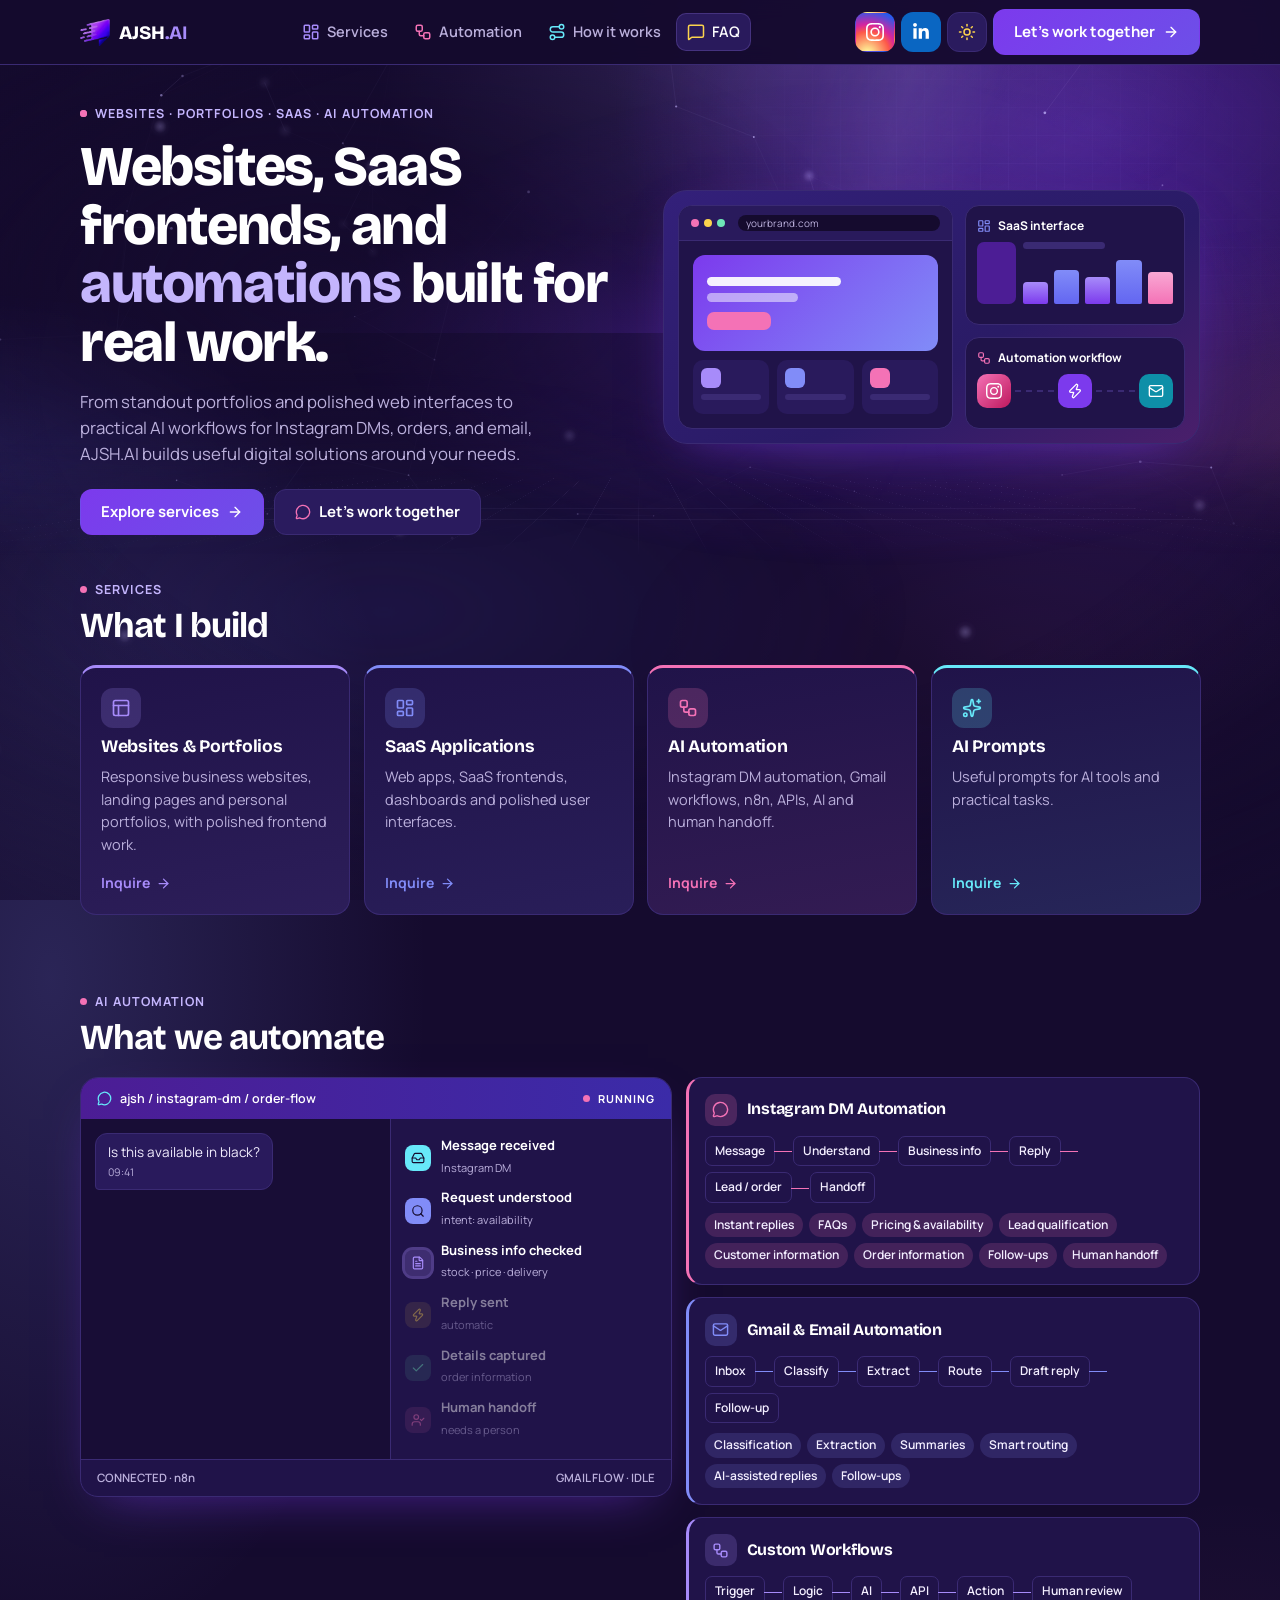
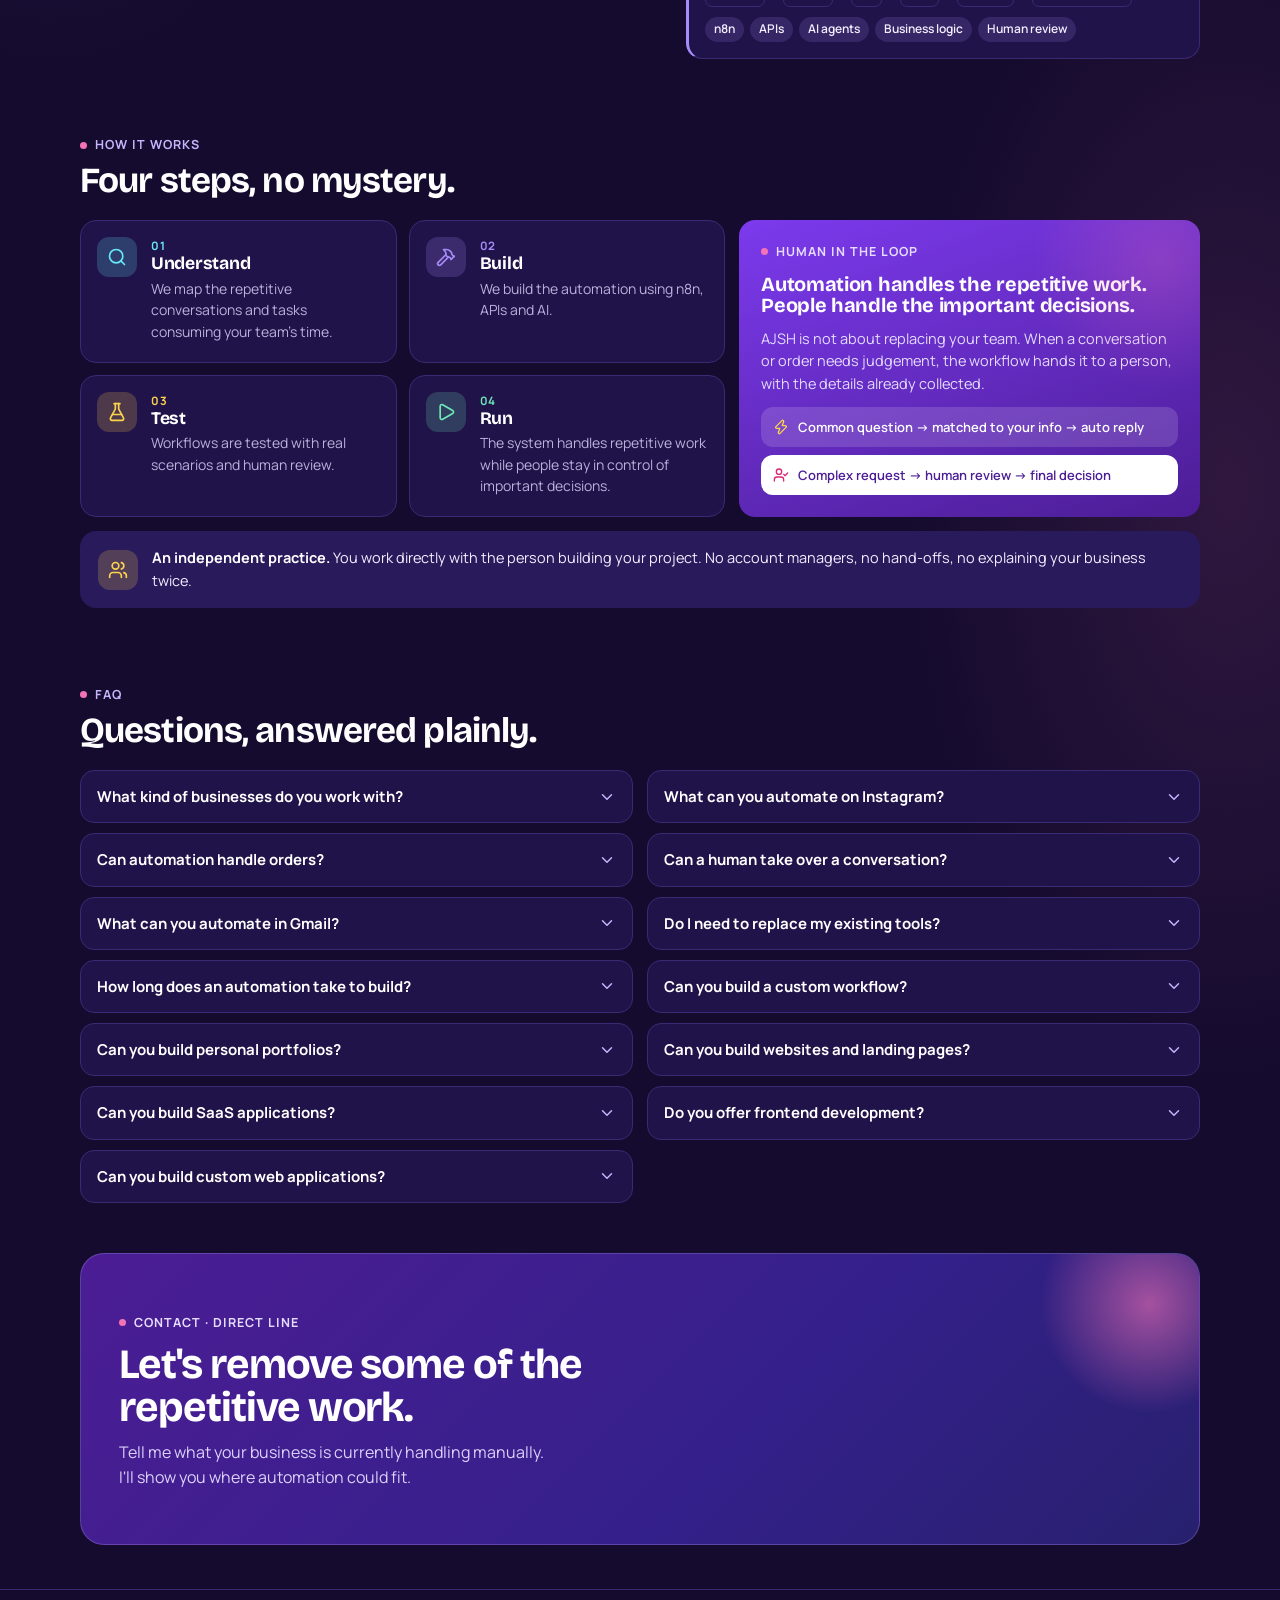
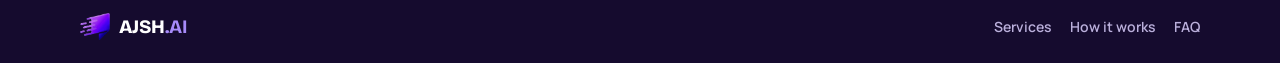
<file: index.html>
<!DOCTYPE html>
<html lang="en" data-theme="dark">
<head>
<meta charset="utf-8">
<meta name="viewport" content="width=device-width, initial-scale=1, viewport-fit=cover">
<title>AJSH.AI — Websites, SaaS frontends and automations built for real work</title>
<meta name="description" content="AJSH.AI builds websites, portfolios, SaaS frontends, AI automation for Instagram DMs and Gmail with n8n and APIs, and AI prompts.">
<meta name="application-name" content="AJSH.AI">
<meta property="og:site_name" content="AJSH.AI">
<link rel="icon" href="/favicon.svg" type="image/svg+xml" sizes="any">
<script type="application/ld+json">
{
  "@context": "https://schema.org",
  "@type": "WebSite",
  "name": "AJSH.AI",
  "alternateName": ["AJSH AI"],
  "url": "https://ajshai.vercel.app/"
}
</script>
<meta name="theme-color" content="#150B2E">
<script>(function(){var t='dark';try{t=localStorage.getItem('ajsh-theme')||'dark'}catch(e){}if(t!=='light')t='dark';document.documentElement.setAttribute('data-theme',t);var m=document.querySelector('meta[name=theme-color]');if(m)m.content=t==='light'?'#F3EEFF':'#150B2E'})()</script>
<link rel="preconnect" href="https://fonts.googleapis.com">
<link rel="preconnect" href="https://fonts.gstatic.com" crossorigin>
<link href="https://fonts.googleapis.com/css2?family=Bricolage+Grotesque:opsz,wght@12..96,600;12..96,700;12..96,800&family=Manrope:wght@400;500;600;700&display=swap" rel="stylesheet">
<style>
:root{--purple:#7C3AED;--deep:#4C1D95;--violet:#A78BFA;--lav:#C4B5FD;--peri:#818CF8;--pink:#F472B6;
 --bg:#150B2E;--card:#201349;--card2:#291A5C;--line:#3A2A73;--ink:#F3EEFF;--mute:#BBB0DC;--head:#fff;--acc:#C4B5FD;--hdr:rgba(21,11,46,.88);--btn:#2A1B5E;
 --show:linear-gradient(150deg,#33207A,#2A1B66 60%,#4A1F6B);--shadow:0 18px 50px -24px rgba(124,58,237,.6);
 --glow:radial-gradient(60% 38% at 88% -4%,rgba(124,58,237,.38),transparent 70%),radial-gradient(42% 30% at 4% 30%,rgba(129,140,248,.2),transparent 70%),radial-gradient(36% 26% at 96% 64%,rgba(244,114,182,.12),transparent 70%);
 --display:"Bricolage Grotesque",Manrope,system-ui,sans-serif;color-scheme:dark}
:root[data-theme=light]{--bg:#F3EEFF;--card:#FBF9FF;--card2:#EADFFF;--line:#D6C9F5;--ink:#241A45;--mute:#625881;--head:#3B1A85;--acc:#6D28D9;--hdr:rgba(243,238,255,.9);--btn:#fff;
 --show:linear-gradient(150deg,#E2D7FF,#DCE0FF 60%,#FBDDEE);--shadow:0 14px 36px -20px rgba(76,29,149,.35);
 --glow:radial-gradient(60% 38% at 88% -4%,rgba(124,58,237,.16),transparent 70%),radial-gradient(42% 30% at 4% 30%,rgba(129,140,248,.14),transparent 70%),radial-gradient(36% 26% at 96% 64%,rgba(244,114,182,.12),transparent 70%);color-scheme:light}
*,*:before,*:after{box-sizing:border-box}
html{scroll-behavior:smooth;scroll-padding-top:76px}
body{margin:0;background:var(--glow),var(--bg);color:var(--ink);font:400 16px/1.55 Manrope,system-ui,-apple-system,Segoe UI,sans-serif;-webkit-font-smoothing:antialiased;overflow-x:hidden}
a{color:inherit;text-decoration:none}p{margin:0}
h1,h2,h3{margin:0;font-family:var(--display);color:var(--head);line-height:1.05;letter-spacing:-.025em}
h1{font-size:clamp(2.1rem,4.4vw,3.5rem);font-weight:800}
h2{font-size:clamp(1.55rem,2.8vw,2.2rem);font-weight:700}
h3{font-size:1.1rem;font-weight:700;letter-spacing:-.015em}
.wrap{max-width:1160px;margin:0 auto;padding:0 20px}
.ic{width:18px;height:18px;flex:none;fill:none;stroke:currentColor;stroke-width:2;stroke-linecap:round;stroke-linejoin:round}
.ic.br{fill:currentColor;stroke:none}
.k{--cc:var(--c)}:root[data-theme=light] .k{--cc:var(--cl)}
.k1{--c:#A78BFA;--cl:#6D28D9}.k2{--c:#818CF8;--cl:#4F46E5}.k3{--c:#F472B6;--cl:#BE185D}.k4{--c:#67E8F9;--cl:#0E7490}.k5{--c:#FCD34D;--cl:#B45309}.k6{--c:#6EE7B7;--cl:#047857}
.chip{display:grid;place-items:center;width:40px;height:40px;border-radius:12px;flex:none;background:color-mix(in srgb,var(--cc,#A78BFA) 20%,transparent);color:var(--cc,var(--acc))}
.chip .ic{width:20px;height:20px}
:focus-visible{outline:3px solid var(--violet);outline-offset:2px;border-radius:8px}
.btn{display:inline-flex;align-items:center;justify-content:center;gap:8px;min-height:46px;padding:0 20px;border-radius:12px;font-weight:700;font-size:15px;border:1.5px solid var(--line);background:var(--btn);color:var(--head);transition:transform .18s,border-color .18s,box-shadow .18s,background .18s;white-space:nowrap;cursor:pointer}
.btn:hover{border-color:var(--violet);transform:translateY(-1px)}
.btn .ic{width:16px;height:16px;transition:transform .18s}.btn:hover .go{transform:translateX(3px)}
.btn.p{background:linear-gradient(135deg,#7C3AED,#6D4FE8);border-color:transparent;color:#fff}
.btn.p:hover{box-shadow:0 10px 24px -10px #7C3AED;background:linear-gradient(135deg,#8B4DF5,#818CF8)}
.eyebrow{display:inline-flex;align-items:center;gap:8px;font-size:12.5px;font-weight:700;letter-spacing:.08em;text-transform:uppercase;color:var(--acc)}
.eyebrow i{width:7px;height:7px;border-radius:50%;background:var(--pink)}
section{padding:36px 0}
.sh{margin-bottom:20px}.sh h2{margin-top:8px}
/* header */
header{position:sticky;top:0;z-index:50;background:var(--hdr);backdrop-filter:blur(10px);-webkit-backdrop-filter:blur(10px);border-bottom:1px solid var(--line)}
header .in{display:flex;align-items:center;justify-content:space-between;height:64px;gap:14px}
.logo{display:flex;align-items:center;gap:9px;font:800 19px var(--display);color:var(--head)}
.logo .mk{width:30px;height:27px;background:url([data-uri]) center/contain no-repeat}
.logo b{color:var(--violet)}
nav ul{display:flex;gap:4px;list-style:none;margin:0;padding:0}
nav a{display:inline-flex;align-items:center;gap:7px;padding:8px 11px;border-radius:10px;font-size:14.5px;font-weight:600;color:var(--mute);transition:color .15s,background .15s}
nav a:hover,nav a.on{color:var(--head);background:var(--card2)}
.hl{display:flex;align-items:center;gap:6px}
.ib{display:grid;place-items:center;width:40px;height:40px;border-radius:12px;border:1.5px solid var(--line);background:var(--btn);cursor:pointer;transition:transform .18s,border-color .18s;color:var(--head)}
.ib:hover{transform:translateY(-2px);border-color:var(--violet)}
.ib.ig{color:#F472B6}.ib.li{color:#5AA9F0}
:root[data-theme=light] .ib.ig{color:#C2255C}:root[data-theme=light] .ib.li{color:#0A66C2}
.tg .sun{display:none;color:#FCD34D}.tg .moon{color:var(--lav)}
:root[data-theme=dark] .tg .moon{display:none}:root[data-theme=dark] .tg .sun{display:block}
:root[data-theme=light] .tg .moon{color:#6D28D9}
.burger{display:none}.burger .x{display:none}
header.open .burger .m{display:none}header.open .burger .x{display:block}
nav .mob{display:none}
@media(max-width:860px){.burger{display:grid}.hl .ib.s,.hbtn{display:none}
 nav{display:none;position:absolute;top:100%;left:0;right:0;background:var(--bg);border-bottom:1px solid var(--line);padding:10px 20px 18px}
 header.open nav{display:block}nav ul{flex-direction:column;gap:2px}nav a{padding:13px 10px;font-size:17px}
 nav .mob{display:flex;gap:8px;margin-top:12px}}
/* hero */
.hero{padding:34px 0 22px}
.hero .g{display:grid;grid-template-columns:1.02fr 1fr;gap:36px;align-items:center}
.hero h1 em{font-style:normal;color:var(--acc)}
.hero .lead{margin:16px 0 22px;font-size:1.05rem;color:var(--mute);max-width:50ch}
.cta{display:flex;gap:10px;flex-wrap:wrap}
.show{display:grid;grid-template-columns:1.25fr 1fr;gap:12px;padding:14px;border-radius:24px;background:var(--show);border:1px solid var(--line);box-shadow:var(--shadow)}
.win{grid-row:span 2;background:var(--card);border-radius:14px;border:1px solid var(--line);overflow:hidden}
.wb{display:flex;align-items:center;gap:5px;padding:9px 12px;background:var(--card2);border-bottom:1px solid var(--line)}
.wb i{width:8px;height:8px;border-radius:50%}.wb i:nth-child(1){background:#F472B6}.wb i:nth-child(2){background:#FCD34D}.wb i:nth-child(3){background:#6EE7B7}
.wb span{margin-left:8px;flex:1;height:16px;border-radius:8px;background:var(--bg);font-size:10px;line-height:16px;padding:0 8px;color:var(--mute)}
.wp{padding:14px}
.hb{height:96px;border-radius:12px;background:linear-gradient(135deg,#7C3AED,#818CF8);padding:14px;display:flex;flex-direction:column;justify-content:center;gap:7px}
.hb s{display:block;height:9px;border-radius:5px;background:rgba(255,255,255,.92);width:62%}.hb s+s{width:42%;background:rgba(255,255,255,.5)}
.hb u{display:block;width:64px;height:18px;border-radius:7px;background:#F472B6;margin-top:3px}
.tl3{display:grid;grid-template-columns:repeat(3,1fr);gap:8px;margin-top:9px}
.tl3 div{height:54px;border-radius:10px;background:var(--card2);padding:8px;display:flex;flex-direction:column;gap:6px}
.tl3 b{display:block;width:20px;height:20px;border-radius:6px;background:var(--cc)}
.tl3 s{display:block;height:6px;border-radius:3px;background:var(--line)}
.mini{background:var(--card);border-radius:14px;border:1px solid var(--line);padding:11px}
.mini h4{margin:0 0 8px;display:flex;align-items:center;gap:7px;font:700 12px Manrope,sans-serif;color:var(--head)}
.mini h4 .ic{width:14px;height:14px}
.saas{display:flex;gap:7px;height:62px}
.saas em{width:20%;border-radius:7px;background:var(--deep)}
.saas div{flex:1;display:flex;flex-direction:column;gap:6px}
.bars{display:flex;align-items:flex-end;gap:5px;flex:1}
.bars i{flex:1;border-radius:4px 4px 2px 2px;background:linear-gradient(#A78BFA,#7C3AED)}
.bars i:nth-child(2n){background:linear-gradient(#818CF8,#6366F1)}.bars i:nth-child(5){background:linear-gradient(#F9A8D4,#F472B6)}
.saas .bars{flex-direction:row}
:root[data-theme=light] nav li:nth-child(1) .ic{color:#6D28D9!important}:root[data-theme=light] nav li:nth-child(2) .ic{color:#BE185D!important}:root[data-theme=light] nav li:nth-child(3) .ic{color:#0E7490!important}:root[data-theme=light] nav li:nth-child(4) .ic{color:#B45309!important}
.saas s{display:block;height:7px;width:55%;border-radius:4px;background:var(--line)}
.flow{display:flex;align-items:center;justify-content:space-between;gap:4px}
.flow .n{display:grid;place-items:center;width:34px;height:34px;border-radius:10px;color:#fff}
.flow .n .ic{width:16px;height:16px}
.flow hr{flex:1;border:0;border-top:2px dashed var(--line);margin:0}
@media(max-width:900px){.hero .g{grid-template-columns:1fr}}
@media(max-width:520px){.show{grid-template-columns:1fr}.win{grid-row:auto}.cta .btn{flex:1 1 100%}}
/* services */
.svc{display:grid;grid-template-columns:repeat(4,1fr);gap:14px}
.card{display:flex;flex-direction:column;gap:10px;padding:20px;border-radius:16px;border:1px solid var(--line);border-top:3px solid var(--cc);background:linear-gradient(170deg,var(--card),color-mix(in srgb,var(--cc) 9%,var(--card)));transition:transform .2s,box-shadow .2s,border-color .2s}
.card:hover{transform:translateY(-3px);box-shadow:var(--shadow);border-color:var(--cc)}
.card p{color:var(--mute);font-size:14.5px}
.more{margin-top:auto;padding-top:6px;display:inline-flex;align-items:center;gap:6px;font-weight:700;font-size:14px;color:var(--cc)}
.more .ic{width:15px;height:15px;transition:transform .2s}.card:hover .more .ic{transform:translateX(3px)}
@media(max-width:1020px){.svc{grid-template-columns:repeat(2,1fr)}}
@media(max-width:560px){.svc{grid-template-columns:1fr}}
/* automation */
.auto{display:grid;grid-template-columns:1.15fr 1fr;gap:14px;align-items:start}
.lui{background:var(--card);border:1px solid var(--line);border-radius:18px;overflow:hidden;box-shadow:var(--shadow)}
.dh{display:flex;justify-content:space-between;align-items:center;gap:10px;padding:11px 16px;background:linear-gradient(90deg,#4C1D95,#3B2BA8);color:#fff;font-size:12.5px;font-weight:600}
.dh span{display:flex;align-items:center;gap:8px}.dh .ic{width:15px;height:15px;color:#67E8F9}
.st{font-size:11px;letter-spacing:.08em;text-transform:uppercase}.st i{width:7px;height:7px;border-radius:50%;background:#F472B6;animation:pu 1.6s infinite}
@keyframes pu{50%{opacity:.3}}
.db{display:grid;grid-template-columns:1.1fr 1fr}
.chat{padding:14px;display:flex;flex-direction:column;gap:8px;min-height:290px;background:color-mix(in srgb,var(--bg) 70%,var(--card))}
.b{max-width:90%;padding:9px 12px;border-radius:12px;font-size:13.5px;line-height:1.4;opacity:0;transform:translateY(8px);transition:opacity .4s,transform .4s}
.b.in{opacity:1;transform:none}.b small{display:block;margin-top:3px;font-size:10.5px;color:var(--mute)}
.b.c{align-self:flex-start;background:var(--card2);border:1px solid var(--line);border-bottom-left-radius:4px}
.b.a{align-self:flex-end;background:linear-gradient(135deg,#7C3AED,#6366F1);color:#fff;border-bottom-right-radius:4px}.b.a small{color:#DDD2FB}
.b.d{align-self:stretch;max-width:100%;background:rgba(103,232,249,.1);color:var(--ink);border:1px dashed #22D3EE;font-size:12px}
:root[data-theme=light] .b.d{background:#E0F7FB}
.b.h{align-self:stretch;max-width:100%;background:rgba(244,114,182,.14);border:1px solid rgba(244,114,182,.5);font-size:12.5px}
.pipe{padding:14px;display:flex;flex-direction:column;gap:2px;border-left:1px solid var(--line)}
.ps{display:flex;align-items:center;gap:10px;padding:5px 0;opacity:.45;transition:opacity .3s}
.ps .ck{display:grid;place-items:center;width:26px;height:26px;border-radius:8px;flex:none;background:color-mix(in srgb,var(--cc) 22%,transparent);color:var(--cc)}
.ps .ck .ic{width:14px;height:14px}
.ps b{display:block;font-size:13px;line-height:1.2;color:var(--head)}.ps small{font-size:11px;color:var(--mute)}
.ps.run,.ps.done{opacity:1}.ps.done .ck{background:var(--cc);color:#150B2E}.ps.run .ck{box-shadow:0 0 0 3px color-mix(in srgb,var(--cc) 35%,transparent)}
.df{padding:9px 16px;border-top:1px solid var(--line);display:flex;justify-content:space-between;font-size:11.5px;font-weight:600;color:var(--mute)}
.fls{display:grid;gap:12px}
.fr{padding:16px;border-radius:16px;background:var(--card);border:1px solid var(--line);border-left:3px solid var(--cc)}
.fr h3{display:flex;align-items:center;gap:10px;font-size:1rem;margin-bottom:10px}
.fr .chip{width:32px;height:32px;border-radius:10px}.fr .chip .ic{width:17px;height:17px}
.fl{display:flex;flex-wrap:wrap;gap:6px 0;margin-bottom:10px}
.fn{position:relative;margin-right:18px;padding:5px 9px;border:1px solid var(--line);border-radius:7px;font-size:12px;font-weight:600;color:var(--ink);white-space:nowrap}
.fn:not(:last-child):after{content:"";position:absolute;left:100%;top:50%;width:18px;height:1px;background:var(--cc)}
.tags{display:flex;flex-wrap:wrap;gap:6px;list-style:none;margin:0;padding:0}
.tags li{font-size:12px;font-weight:600;padding:3px 9px;border-radius:999px;background:color-mix(in srgb,var(--cc) 16%,transparent);color:var(--ink)}
@media(max-width:960px){.auto{grid-template-columns:1fr}}
@media(max-width:520px){.db{grid-template-columns:1fr}.pipe{border-left:0;border-top:1px solid var(--line)}.chat{min-height:250px}}
/* how */
.steps{display:grid;grid-template-columns:repeat(2,1fr);gap:12px}
.how{display:grid;grid-template-columns:1.4fr 1fr;gap:14px}
.step{padding:16px;border-radius:16px;background:var(--card);border:1px solid var(--line);display:grid;grid-template-columns:40px 1fr;gap:4px 14px;align-content:start}
.step .chip{grid-row:span 2}.step p{color:var(--mute);font-size:14px}
.step small{display:block;font-size:11.5px;font-weight:700;letter-spacing:.08em;color:var(--cc)}
.loop{padding:22px;border-radius:16px;background:linear-gradient(160deg,#7C3AED,#4C1D95);color:#fff;display:flex;flex-direction:column;gap:12px}
.loop h3{color:#fff;font-size:1.25rem}.loop p{color:#E5DCFF;font-size:14.5px}
.lanes{margin-top:auto;display:grid;gap:8px;font-size:13px;font-weight:600}
.lane{display:flex;align-items:center;gap:9px;padding:10px 12px;border-radius:12px;background:rgba(255,255,255,.14)}
.lane.h{background:#fff;color:#4C1D95}.lane .ic{width:16px;height:16px;color:#FCD34D}.lane.h .ic{color:#DB2777}
.about{display:flex;gap:14px;align-items:center;padding:16px 18px;border-radius:16px;background:var(--card2);margin-top:14px;font-size:14.5px}
.about b{color:var(--head)}
@media(max-width:900px){.how{grid-template-columns:1fr}}
@media(max-width:560px){.steps{grid-template-columns:1fr}}
/* faq */
.fq{display:grid;grid-template-columns:1fr 1fr;gap:10px 14px;align-items:start}
details{background:var(--card);border:1px solid var(--line);border-radius:14px}
details[open]{border-color:var(--violet)}
summary{list-style:none;cursor:pointer;display:flex;justify-content:space-between;align-items:center;gap:12px;padding:14px 16px;font-weight:700;font-size:15px;color:var(--head);border-radius:14px}
summary::-webkit-details-marker{display:none}
summary .ic{color:var(--acc);transition:transform .2s}details[open] summary .ic{transform:rotate(180deg)}
details p{padding:0 16px 16px;color:var(--mute);font-size:14.5px}
@media(max-width:760px){.fq{grid-template-columns:1fr}}
/* contact */
.fin{padding:14px 0 44px}
.band{border-radius:24px;background:linear-gradient(135deg,#4C1D95,#34208A 60%,#27206E);color:#fff;padding:38px;display:grid;grid-template-columns:1.2fr 1fr;gap:26px;align-items:center;position:relative;overflow:hidden;border:1px solid rgba(196,181,253,.25)}
.band:after{content:"";position:absolute;right:-60px;top:-60px;width:220px;height:220px;border-radius:50%;background:radial-gradient(circle,rgba(244,114,182,.6),transparent 70%)}
.band>*{position:relative;z-index:1}
.band h2{color:#fff;font-size:clamp(1.7rem,3.4vw,2.6rem)}.band p{color:#DCD2FB;margin-top:10px;max-width:44ch}
.band .cta{flex-direction:column;align-items:stretch}
.band .btn{background:transparent;color:#fff;border-color:rgba(255,255,255,.4)}.band .btn:hover{border-color:#fff}
.band .btn.p{background:linear-gradient(135deg,#7C3AED,#818CF8);color:#fff;border-color:rgba(255,255,255,.35)}.band .btn.p:hover{background:linear-gradient(135deg,#8B4DF5,#A5B4FC);border-color:#fff}
.band .num{display:flex;align-items:center;gap:8px;font-size:13.5px;color:#DCD2FB;margin-top:2px;justify-content:center}
@media(max-width:820px){.band{grid-template-columns:1fr;padding:26px 22px}}
footer{border-top:1px solid var(--line);padding:20px 0}
footer .wrap{display:flex;justify-content:space-between;align-items:center;gap:14px;flex-wrap:wrap;font-size:14px;color:var(--mute)}
footer ul{display:flex;gap:4px 18px;flex-wrap:wrap;list-style:none;margin:0;padding:0;align-items:center}
footer ul a{display:inline-flex;align-items:center;gap:6px;padding:6px 0;font-weight:600}footer ul a:hover{color:var(--head)}
footer .ic{width:16px;height:16px}
@media(prefers-reduced-motion:reduce){*,*:before,*:after{animation:none!important;transition:none!important;scroll-behavior:auto!important}.b{opacity:1;transform:none}}
.band .cg{display:grid;gap:10px}.band .cg .btn{justify-content:flex-start;gap:12px}.band .cg .btn small{margin-left:auto;font-size:13px;font-weight:500;opacity:.85}
</style>
<link rel="stylesheet" href="/motion.css">
<link rel="stylesheet" href="/ambient-background.css">
</head>
<body>
<div class="ab-root" aria-hidden="true" data-sec="0">
  <div class="ab-par ab-p1">
    <i class="ab-f ab-fa"></i>
    <i class="ab-f ab-fb"></i>
    <i class="ab-f ab-fc"></i>
  </div>
  <div class="ab-par ab-p2">
    <i class="ab-bm ab-b1"></i>
    <i class="ab-bm ab-b2"></i>
  </div>
  <div class="ab-st"><i></i><i></i><i></i><i></i><i></i><i></i><i></i></div>
  <canvas class="ab-cv"></canvas>
  <i class="ab-vg"></i>
</div>

<svg xmlns="http://www.w3.org/2000/svg" style="display:none" aria-hidden="true"><symbol id="i-menu" viewBox="0 0 24 24"><path d="M4 5h16" /> <path d="M4 12h16" /> <path d="M4 19h16" /></symbol><symbol id="i-x" viewBox="0 0 24 24"><path d="M18 6 6 18" /> <path d="m6 6 12 12" /></symbol><symbol id="i-arrow-right" viewBox="0 0 24 24"><path d="M5 12h14" /> <path d="m12 5 7 7-7 7" /></symbol><symbol id="i-panels-top-left" viewBox="0 0 24 24"><rect width="18" height="18" x="3" y="3" rx="2" /> <path d="M3 9h18" /> <path d="M9 21V9" /></symbol><symbol id="i-layout-dashboard" viewBox="0 0 24 24"><rect width="7" height="9" x="3" y="3" rx="1" /> <rect width="7" height="5" x="14" y="3" rx="1" /> <rect width="7" height="9" x="14" y="12" rx="1" /> <rect width="7" height="5" x="3" y="16" rx="1" /></symbol><symbol id="i-workflow" viewBox="0 0 24 24"><rect width="8" height="8" x="3" y="3" rx="2" /> <path d="M7 11v4a2 2 0 0 0 2 2h4" /> <rect width="8" height="8" x="13" y="13" rx="2" /></symbol><symbol id="i-sparkles" viewBox="0 0 24 24"><path d="M11.017 2.814a1 1 0 0 1 1.966 0l1.051 5.558a2 2 0 0 0 1.594 1.594l5.558 1.051a1 1 0 0 1 0 1.966l-5.558 1.051a2 2 0 0 0-1.594 1.594l-1.051 5.558a1 1 0 0 1-1.966 0l-1.051-5.558a2 2 0 0 0-1.594-1.594l-5.558-1.051a1 1 0 0 1 0-1.966l5.558-1.051a2 2 0 0 0 1.594-1.594z" /> <path d="M20 2v4" /> <path d="M22 4h-4" /> <circle cx="4" cy="20" r="2" /></symbol><symbol id="i-message-circle" viewBox="0 0 24 24"><path d="M2.992 16.342a2 2 0 0 1 .094 1.167l-1.065 3.29a1 1 0 0 0 1.236 1.168l3.413-.998a2 2 0 0 1 1.099.092 10 10 0 1 0-4.777-4.719" /></symbol><symbol id="i-mail" viewBox="0 0 24 24"><path d="m22 7-8.991 5.727a2 2 0 0 1-2.009 0L2 7" /> <rect x="2" y="4" width="20" height="16" rx="2" /></symbol><symbol id="i-zap" viewBox="0 0 24 24"><path d="M15.914 4a1.5 1.5 0 00-2.474-1.561l-9 9A1.5 1.5 0 005.5 14h4.002a.5.5 0 01.471.666L8.086 20a1.5 1.5 0 002.475 1.56l9-9A1.5 1.5 0 0018.5 10h-3.997a.5.5 0 01-.472-.667z" /></symbol><symbol id="i-search" viewBox="0 0 24 24"><path d="m21 21-4.34-4.34" /> <circle cx="11" cy="11" r="8" /></symbol><symbol id="i-hammer" viewBox="0 0 24 24"><path d="m15 12-9.373 9.373a1 1 0 0 1-3.001-3L12 9" /> <path d="m18 15 4-4" /> <path d="m21.5 11.5-1.914-1.914A2 2 0 0 1 19 8.172v-.344a2 2 0 0 0-.586-1.414l-1.657-1.657A6 6 0 0 0 12.516 3H9l1.243 1.243A6 6 0 0 1 12 8.485V10l2 2h1.172a2 2 0 0 1 1.414.586L18.5 14.5" /></symbol><symbol id="i-flask-conical" viewBox="0 0 24 24"><path d="M14 2v6a2 2 0 0 0 .245.96l5.51 10.08A2 2 0 0 1 18 22H6a2 2 0 0 1-1.755-2.96l5.51-10.08A2 2 0 0 0 10 8V2" /> <path d="M6.453 15h11.094" /> <path d="M8.5 2h7" /></symbol><symbol id="i-play" viewBox="0 0 24 24"><path d="M5 5a2 2 0 0 1 3.008-1.728l11.997 6.998a2 2 0 0 1 .003 3.458l-12 7A2 2 0 0 1 5 19z" /></symbol><symbol id="i-file-text" viewBox="0 0 24 24"><path d="M6 22a2 2 0 0 1-2-2V4a2 2 0 0 1 2-2h8a2.4 2.4 0 0 1 1.704.706l3.588 3.588A2.4 2.4 0 0 1 20 8v12a2 2 0 0 1-2 2z" /> <path d="M14 2v5a1 1 0 0 0 1 1h5" /> <path d="M10 9H8" /> <path d="M16 13H8" /> <path d="M16 17H8" /></symbol><symbol id="i-users" viewBox="0 0 24 24"><path d="M16 21v-2a4 4 0 0 0-4-4H6a4 4 0 0 0-4 4v2" /> <path d="M16 3.128a4 4 0 0 1 0 7.744" /> <path d="M22 21v-2a4 4 0 0 0-3-3.87" /> <circle cx="9" cy="7" r="4" /></symbol><symbol id="i-chevron-down" viewBox="0 0 24 24"><path d="m6 9 6 6 6-6" /></symbol><symbol id="i-phone" viewBox="0 0 24 24"><path d="M13.832 16.568a1 1 0 0 0 1.213-.303l.355-.465A2 2 0 0 1 17 15h3a2 2 0 0 1 2 2v3a2 2 0 0 1-2 2A18 18 0 0 1 2 4a2 2 0 0 1 2-2h3a2 2 0 0 1 2 2v3a2 2 0 0 1-.8 1.6l-.468.351a1 1 0 0 0-.292 1.233 14 14 0 0 0 6.392 6.384" /></symbol><symbol id="i-check" viewBox="0 0 24 24"><path d="M20 6 9 17l-5-5" /></symbol><symbol id="i-inbox" viewBox="0 0 24 24"><polyline points="22 12 16 12 14 15 10 15 8 12 2 12" /> <path d="M5.45 5.11 2 12v6a2 2 0 0 0 2 2h16a2 2 0 0 0 2-2v-6l-3.45-6.89A2 2 0 0 0 16.76 4H7.24a2 2 0 0 0-1.79 1.11z" /></symbol><symbol id="i-user-check" viewBox="0 0 24 24"><path d="m16 11 2 2 4-4" /> <path d="M16 21v-2a4 4 0 0 0-4-4H6a4 4 0 0 0-4 4v2" /> <circle cx="9" cy="7" r="4" /></symbol><symbol id="i-sun" viewBox="0 0 24 24"><circle cx="12" cy="12" r="4" /> <path d="M12 2v2" /> <path d="M12 20v2" /> <path d="m4.93 4.93 1.41 1.41" /> <path d="m17.66 17.66 1.41 1.41" /> <path d="M2 12h2" /> <path d="M20 12h2" /> <path d="m6.34 17.66-1.41 1.41" /> <path d="m19.07 4.93-1.41 1.41" /></symbol><symbol id="i-moon" viewBox="0 0 24 24"><path d="M20.985 12.486a9 9 0 1 1-9.473-9.472c.405-.022.617.46.402.803a6 6 0 0 0 8.268 8.268c.344-.215.825-.004.803.401" /></symbol><symbol id="i-route" viewBox="0 0 24 24"><circle cx="6" cy="19" r="3" /> <path d="M9 19h8.5a3.5 3.5 0 0 0 0-7h-11a3.5 3.5 0 0 1 0-7H15" /> <circle cx="18" cy="5" r="3" /></symbol><symbol id="i-message-square" viewBox="0 0 24 24"><path d="M22 17a2 2 0 0 1-2 2H6.828a2 2 0 0 0-1.414.586l-2.202 2.202A.71.71 0 0 1 2 21.286V5a2 2 0 0 1 2-2h16a2 2 0 0 1 2 2z" /></symbol><symbol id="i-instagram" viewBox="0 0 24 24"><path d="M7.0301.084c-1.2768.0602-2.1487.264-2.911.5634-.7888.3075-1.4575.72-2.1228 1.3877-.6652.6677-1.075 1.3368-1.3802 2.127-.2954.7638-.4956 1.6365-.552 2.914-.0564 1.2775-.0689 1.6882-.0626 4.947.0062 3.2586.0206 3.6671.0825 4.9473.061 1.2765.264 2.1482.5635 2.9107.308.7889.72 1.4573 1.388 2.1228.6679.6655 1.3365 1.0743 2.1285 1.38.7632.295 1.6361.4961 2.9134.552 1.2773.056 1.6884.069 4.9462.0627 3.2578-.0062 3.668-.0207 4.9478-.0814 1.28-.0607 2.147-.2652 2.9098-.5633.7889-.3086 1.4578-.72 2.1228-1.3881.665-.6682 1.0745-1.3378 1.3795-2.1284.2957-.7632.4966-1.636.552-2.9124.056-1.2809.0692-1.6898.063-4.948-.0063-3.2583-.021-3.6668-.0817-4.9465-.0607-1.2797-.264-2.1487-.5633-2.9117-.3084-.7889-.72-1.4568-1.3876-2.1228C21.2982 1.33 20.628.9208 19.8378.6165 19.074.321 18.2017.1197 16.9244.0645 15.6471.0093 15.236-.005 11.977.0014 8.718.0076 8.31.0215 7.0301.0839m.1402 21.6932c-1.17-.0509-1.8053-.2453-2.2287-.408-.5606-.216-.96-.4771-1.3819-.895-.422-.4178-.6811-.8186-.9-1.378-.1644-.4234-.3624-1.058-.4171-2.228-.0595-1.2645-.072-1.6442-.079-4.848-.007-3.2037.0053-3.583.0607-4.848.05-1.169.2456-1.805.408-2.2282.216-.5613.4762-.96.895-1.3816.4188-.4217.8184-.6814 1.3783-.9003.423-.1651 1.0575-.3614 2.227-.4171 1.2655-.06 1.6447-.072 4.848-.079 3.2033-.007 3.5835.005 4.8495.0608 1.169.0508 1.8053.2445 2.228.408.5608.216.96.4754 1.3816.895.4217.4194.6816.8176.9005 1.3787.1653.4217.3617 1.056.4169 2.2263.0602 1.2655.0739 1.645.0796 4.848.0058 3.203-.0055 3.5834-.061 4.848-.051 1.17-.245 1.8055-.408 2.2294-.216.5604-.4763.96-.8954 1.3814-.419.4215-.8181.6811-1.3783.9-.4224.1649-1.0577.3617-2.2262.4174-1.2656.0595-1.6448.072-4.8493.079-3.2045.007-3.5825-.006-4.848-.0608M16.953 5.5864A1.44 1.44 0 1 0 18.39 4.144a1.44 1.44 0 0 0-1.437 1.4424M5.8385 12.012c.0067 3.4032 2.7706 6.1557 6.173 6.1493 3.4026-.0065 6.157-2.7701 6.1506-6.1733-.0065-3.4032-2.771-6.1565-6.174-6.1498-3.403.0067-6.156 2.771-6.1496 6.1738M8 12.0077a4 4 0 1 1 4.008 3.9921A3.9996 3.9996 0 0 1 8 12.0077"/></symbol><symbol id="i-whatsapp" viewBox="0 0 24 24"><path d="M17.472 14.382c-.297-.149-1.758-.867-2.03-.967-.273-.099-.471-.148-.67.15-.197.297-.767.966-.94 1.164-.173.199-.347.223-.644.075-.297-.15-1.255-.463-2.39-1.475-.883-.788-1.48-1.761-1.653-2.059-.173-.297-.018-.458.13-.606.134-.133.298-.347.446-.52.149-.174.198-.298.298-.497.099-.198.05-.371-.025-.52-.075-.149-.669-1.612-.916-2.207-.242-.579-.487-.5-.669-.51-.173-.008-.371-.01-.57-.01-.198 0-.52.074-.792.372-.272.297-1.04 1.016-1.04 2.479 0 1.462 1.065 2.875 1.213 3.074.149.198 2.096 3.2 5.077 4.487.709.306 1.262.489 1.694.625.712.227 1.36.195 1.871.118.571-.085 1.758-.719 2.006-1.413.248-.694.248-1.289.173-1.413-.074-.124-.272-.198-.57-.347m-5.421 7.403h-.004a9.87 9.87 0 01-5.031-1.378l-.361-.214-3.741.982.998-3.648-.235-.374a9.86 9.86 0 01-1.51-5.26c.001-5.45 4.436-9.884 9.888-9.884 2.64 0 5.122 1.03 6.988 2.898a9.825 9.825 0 012.893 6.994c-.003 5.45-4.437 9.884-9.885 9.884m8.413-18.297A11.815 11.815 0 0012.05 0C5.495 0 .16 5.335.157 11.892c0 2.096.547 4.142 1.588 5.945L.057 24l6.305-1.654a11.882 11.882 0 005.683 1.448h.005c6.554 0 11.89-5.335 11.893-11.893a11.821 11.821 0 00-3.48-8.413Z"/></symbol><symbol id="i-linkedin" viewBox="0 0 448 512"><path d="M100.3 448l-92.9 0 0-299.1 92.9 0 0 299.1zM53.8 108.1C24.1 108.1 0 83.5 0 53.8 0 39.5 5.7 25.9 15.8 15.8s23.8-15.8 38-15.8 27.9 5.7 38 15.8 15.8 23.8 15.8 38c0 29.7-24.1 54.3-53.8 54.3zM447.9 448l-92.7 0 0-145.6c0-34.7-.7-79.2-48.3-79.2-48.3 0-55.7 37.7-55.7 76.7l0 148.1-92.8 0 0-299.1 89.1 0 0 40.8 1.3 0c12.4-23.5 42.7-48.3 87.9-48.3 94 0 111.3 61.9 111.3 142.3l0 164.3-.1 0z"/></symbol></svg>
<header id="hd"><div class="wrap in">
 <a href="#top" class="logo" aria-label="AJSH.AI home"><span class="mk" aria-hidden="true"></span><span>AJSH<b>.AI</b></span></a>
 <nav id="nav" aria-label="Main"><ul>
  <li><a href="#services"><svg class="ic" aria-hidden="true" style="color:#A78BFA"><use href="#i-layout-dashboard"/></svg>Services</a></li>
  <li><a href="#automation"><svg class="ic" aria-hidden="true" style="color:#F472B6"><use href="#i-workflow"/></svg>Automation</a></li>
  <li><a href="#how"><svg class="ic" aria-hidden="true" style="color:#67E8F9"><use href="#i-route"/></svg>How it works</a></li>
  <li><a href="#faq"><svg class="ic" aria-hidden="true" style="color:#FCD34D"><use href="#i-message-square"/></svg>FAQ</a></li>
 </ul><div class="mob"><a class="ib ig" href="https://www.instagram.com/ajsh.ai1/" target="_blank" rel="noopener noreferrer" aria-label="AJSH.AI on Instagram"><svg class="ic br" aria-hidden="true"><use href="#i-instagram"/></svg></a><a class="ib li" href="https://www.linkedin.com/in/amna-jannat-noor-326492432/" target="_blank" rel="noopener noreferrer" aria-label="LinkedIn profile"><svg class="ic br" aria-hidden="true"><use href="#i-linkedin"/></svg></a></div></nav>
 <div class="hl">
  <a class="ib s ig" href="https://www.instagram.com/ajsh.ai1/" target="_blank" rel="noopener noreferrer" aria-label="AJSH.AI on Instagram"><svg class="ic br" aria-hidden="true"><use href="#i-instagram"/></svg></a>
  <a class="ib s li" href="https://www.linkedin.com/in/amna-jannat-noor-326492432/" target="_blank" rel="noopener noreferrer" aria-label="LinkedIn profile"><svg class="ic br" aria-hidden="true"><use href="#i-linkedin"/></svg></a>
  <button class="ib tg" id="tg" type="button" aria-label="Switch to light theme" aria-pressed="false"><svg class="ic sun" aria-hidden="true"><use href="#i-sun"/></svg><svg class="ic moon" aria-hidden="true"><use href="#i-moon"/></svg></button>
  <a class="btn p hbtn" href="#contact">Let's work together<svg class="ic go" aria-hidden="true"><use href="#i-arrow-right"/></svg></a>
  <button class="ib burger" id="bg" type="button" aria-expanded="false" aria-controls="nav" aria-label="Open menu"><svg class="ic m" aria-hidden="true"><use href="#i-menu"/></svg><svg class="ic x" aria-hidden="true"><use href="#i-x"/></svg></button>
 </div>
</div></header>
<main id="top">
<section class="hero"><div class="fx" aria-hidden="true"><div class="fx-glow"></div><div class="fx-glow alt"></div><div class="fx-beam"></div><div class="fx-tech"></div><div class="fx-grid"><i><b></b></i></div><div class="fx-hz"></div><canvas class="fx-cv"></canvas><div class="fx-scrim"></div></div><div class="wrap g">
 <div>
  <div class="eyebrow"><i></i>Websites · Portfolios · SaaS · AI Automation</div>
  <h1 style="margin-top:14px">Websites, SaaS frontends, and <em>automations</em> built for real work.</h1>
  <p class="lead">From standout portfolios and polished web interfaces to practical AI workflows for Instagram DMs, orders, and email, AJSH.AI builds useful digital solutions around your needs.</p>
  <div class="cta"><a class="btn p" href="#services">Explore services<svg class="ic go" aria-hidden="true"><use href="#i-arrow-right"/></svg></a><a class="btn" href="#contact"><svg class="ic" aria-hidden="true" style="color:#F472B6"><use href="#i-message-circle"/></svg>Let's work together</a></div>
 </div>
 <div class="show" role="img" aria-label="Miniature previews of a website layout, a SaaS interface and an automation workflow">
  <div class="win"><div class="wb"><i></i><i></i><i></i><span>yourbrand.com</span></div><div class="wp"><div class="hb"><s></s><s></s><u></u></div><div class="tl3"><div class="k k1"><b></b><s></s></div><div class="k k2"><b></b><s></s></div><div class="k k3"><b></b><s></s></div></div></div></div>
  <div class="mini"><h4><svg class="ic" aria-hidden="true" style="color:#818CF8"><use href="#i-layout-dashboard"/></svg>SaaS interface</h4><div class="saas"><em></em><div><s></s><div class="bars"><i style="height:45%"></i><i style="height:70%"></i><i style="height:55%"></i><i style="height:90%"></i><i style="height:65%"></i></div></div></div></div>
  <div class="mini"><h4><svg class="ic" aria-hidden="true" style="color:#F472B6"><use href="#i-workflow"/></svg>Automation workflow</h4><div class="flow"><span class="n" style="background:linear-gradient(135deg,#F472B6,#BE185D)"><svg class="ic br" aria-hidden="true"><use href="#i-instagram"/></svg></span><hr><span class="n" style="background:#7C3AED"><svg class="ic" aria-hidden="true"><use href="#i-zap"/></svg></span><hr><span class="n" style="background:#0E8FA8"><svg class="ic" aria-hidden="true"><use href="#i-mail"/></svg></span></div></div>
 </div>
</div></section>

<section id="services" style="padding-top:18px"><div class="wrap">
 <div class="sh"><div class="eyebrow"><i></i>Services</div><h2>What I build</h2></div>
 <div class="svc"><a class="card k k1" href="https://wa.me/923222190144?text=Hi%20AJSH.AI%2C%20I%27m%20interested%20in%20a%20website%20or%20portfolio." target="_blank" rel="noopener noreferrer" aria-label="Inquire about Websites &amp; Portfolios on WhatsApp"><span class="chip"><svg class="ic" aria-hidden="true"><use href="#i-panels-top-left"/></svg></span><h3>Websites &amp; Portfolios</h3><p>Responsive business websites, landing pages and personal portfolios, with polished frontend work.</p><span class="more">Inquire<svg class="ic" aria-hidden="true"><use href="#i-arrow-right"/></svg></span></a><a class="card k k2" href="https://wa.me/923222190144?text=Hi%20AJSH.AI%2C%20I%27m%20interested%20in%20a%20SaaS%20application." target="_blank" rel="noopener noreferrer" aria-label="Inquire about SaaS Applications on WhatsApp"><span class="chip"><svg class="ic" aria-hidden="true"><use href="#i-layout-dashboard"/></svg></span><h3>SaaS Applications</h3><p>Web apps, SaaS frontends, dashboards and polished user interfaces.</p><span class="more">Inquire<svg class="ic" aria-hidden="true"><use href="#i-arrow-right"/></svg></span></a><a class="card k k3" href="https://wa.me/923222190144?text=Hi%20AJSH.AI%2C%20I%27m%20interested%20in%20AI%20automation." target="_blank" rel="noopener noreferrer" aria-label="Inquire about AI Automation on WhatsApp"><span class="chip"><svg class="ic" aria-hidden="true"><use href="#i-workflow"/></svg></span><h3>AI Automation</h3><p>Instagram DM automation, Gmail workflows, n8n, APIs, AI and human handoff.</p><span class="more">Inquire<svg class="ic" aria-hidden="true"><use href="#i-arrow-right"/></svg></span></a><a class="card k k4" href="https://wa.me/923222190144?text=Hi%20AJSH.AI%2C%20I%27m%20interested%20in%20AI%20prompts." target="_blank" rel="noopener noreferrer" aria-label="Inquire about AI Prompts on WhatsApp"><span class="chip"><svg class="ic" aria-hidden="true"><use href="#i-sparkles"/></svg></span><h3>AI Prompts</h3><p>Useful prompts for AI tools and practical tasks.</p><span class="more">Inquire<svg class="ic" aria-hidden="true"><use href="#i-arrow-right"/></svg></span></a></div>
</div></section>

<section id="automation"><div class="wrap">
 <div class="sh"><div class="eyebrow"><i></i>AI automation</div><h2>What we automate</h2></div>
 <div class="auto">
  <div class="lui" role="img" aria-label="Example workflow: an Instagram order enquiry handled automatically, then handed to a person">
   <div class="dh"><span><svg class="ic" aria-hidden="true"><use href="#i-message-circle"/></svg>ajsh / instagram-dm / order-flow</span><span class="st"><i></i> <b id="sttx">Running</b></span></div>
   <div class="db"><div class="chat" id="chat" aria-hidden="true"></div>
   <div class="pipe" id="pipe" aria-hidden="true">
    <div class="ps k k4"><span class="ck"><svg class="ic"><use href="#i-inbox"/></svg></span><div><b>Message received</b><small>Instagram DM</small></div></div>
    <div class="ps k k2"><span class="ck"><svg class="ic"><use href="#i-search"/></svg></span><div><b>Request understood</b><small>intent: availability</small></div></div>
    <div class="ps k k1"><span class="ck"><svg class="ic"><use href="#i-file-text"/></svg></span><div><b>Business info checked</b><small>stock · price · delivery</small></div></div>
    <div class="ps k k5"><span class="ck"><svg class="ic"><use href="#i-zap"/></svg></span><div><b>Reply sent</b><small>automatic</small></div></div>
    <div class="ps k k6"><span class="ck"><svg class="ic"><use href="#i-check"/></svg></span><div><b>Details captured</b><small>order information</small></div></div>
    <div class="ps k k3"><span class="ck"><svg class="ic"><use href="#i-user-check"/></svg></span><div><b>Human handoff</b><small>needs a person</small></div></div>
   </div></div>
   <div class="df"><span>CONNECTED · n8n</span><span>GMAIL FLOW · IDLE</span></div>
  </div>
  <div class="fls">
   <div class="fr k k3"><h3><span class="chip"><svg class="ic" aria-hidden="true"><use href="#i-message-circle"/></svg></span>Instagram DM Automation</h3><div class="fl"><span class="fn">Message</span><span class="fn">Understand</span><span class="fn">Business info</span><span class="fn">Reply</span><span class="fn">Lead / order</span><span class="fn">Handoff</span></div><ul class="tags"><li>Instant replies</li><li>FAQs</li><li>Pricing &amp; availability</li><li>Lead qualification</li><li>Customer information</li><li>Order information</li><li>Follow-ups</li><li>Human handoff</li></ul></div>
   <div class="fr k k2"><h3><span class="chip"><svg class="ic" aria-hidden="true"><use href="#i-mail"/></svg></span>Gmail &amp; Email Automation</h3><div class="fl"><span class="fn">Inbox</span><span class="fn">Classify</span><span class="fn">Extract</span><span class="fn">Route</span><span class="fn">Draft reply</span><span class="fn">Follow-up</span></div><ul class="tags"><li>Classification</li><li>Extraction</li><li>Summaries</li><li>Smart routing</li><li>AI-assisted replies</li><li>Follow-ups</li></ul></div>
   <div class="fr k k1"><h3><span class="chip"><svg class="ic" aria-hidden="true"><use href="#i-workflow"/></svg></span>Custom Workflows</h3><div class="fl"><span class="fn">Trigger</span><span class="fn">Logic</span><span class="fn">AI</span><span class="fn">API</span><span class="fn">Action</span><span class="fn">Human review</span></div><ul class="tags"><li>n8n</li><li>APIs</li><li>AI agents</li><li>Business logic</li><li>Human review</li></ul></div>
  </div>
 </div>
</div></section>

<section id="how"><div class="wrap">
 <div class="sh"><div class="eyebrow"><i></i>How it works</div><h2>Four steps, no mystery.</h2></div>
 <div class="how">
  <div class="steps">
   <div class="step k k4"><span class="chip"><svg class="ic" aria-hidden="true"><use href="#i-search"/></svg></span><div><small>01</small><h3>Understand</h3></div><p>We map the repetitive conversations and tasks consuming your team's time.</p></div>
   <div class="step k k1"><span class="chip"><svg class="ic" aria-hidden="true"><use href="#i-hammer"/></svg></span><div><small>02</small><h3>Build</h3></div><p>We build the automation using n8n, APIs and AI.</p></div>
   <div class="step k k5"><span class="chip"><svg class="ic" aria-hidden="true"><use href="#i-flask-conical"/></svg></span><div><small>03</small><h3>Test</h3></div><p>Workflows are tested with real scenarios and human review.</p></div>
   <div class="step k k6"><span class="chip"><svg class="ic" aria-hidden="true"><use href="#i-play"/></svg></span><div><small>04</small><h3>Run</h3></div><p>The system handles repetitive work while people stay in control of important decisions.</p></div>
  </div>
  <div class="loop"><span class="eyebrow" style="color:#E5DCFF"><i></i>Human in the loop</span>
   <h3>Automation handles the repetitive work. People handle the important decisions.</h3>
   <p>AJSH is not about replacing your team. When a conversation or order needs judgement, the workflow hands it to a person, with the details already collected.</p>
   <div class="lanes"><div class="lane"><svg class="ic" aria-hidden="true"><use href="#i-zap"/></svg>Common question → matched to your info → auto reply</div><div class="lane h"><svg class="ic" aria-hidden="true"><use href="#i-user-check"/></svg>Complex request → human review → final decision</div></div></div>
 </div>
 <div class="about"><span class="chip k k5"><svg class="ic" aria-hidden="true"><use href="#i-users"/></svg></span><p><b>An independent practice.</b> You work directly with the person building your project. No account managers, no hand-offs, no explaining your business twice.</p></div>
</div></section>

<section id="faq"><div class="wrap"><div class="sh"><div class="eyebrow"><i></i>FAQ</div><h2>Questions, answered plainly.</h2></div><div class="fq">
  <details><summary>What kind of businesses do you work with?<svg class="ic" aria-hidden="true"><use href="#i-chevron-down"/></svg></summary><p>Mainly small and growing businesses that handle customers through Instagram DMs and email, such as online stores, studios and service providers. If repetitive messages eat your day, we can talk.</p></details>
  <details><summary>What can you automate on Instagram?<svg class="ic" aria-hidden="true"><use href="#i-chevron-down"/></svg></summary><p>Instant replies, FAQs, pricing and availability answers, lead qualification, collecting customer and order information, follow-ups with people who go quiet, and handoff to a human.</p></details>
  <details><summary>Can automation handle orders?<svg class="ic" aria-hidden="true"><use href="#i-chevron-down"/></svg></summary><p>It can collect order details, such as item, quantity and delivery information, and pass them to you or your tools in a clean format. Final decisions can stay with you.</p></details>
  <details><summary>Can a human take over a conversation?<svg class="ic" aria-hidden="true"><use href="#i-chevron-down"/></svg></summary><p>Yes. Workflows are designed with handoff points, so you or your team can step in whenever a conversation needs a person.</p></details>
  <details><summary>What can you automate in Gmail?<svg class="ic" aria-hidden="true"><use href="#i-chevron-down"/></svg></summary><p>Classifying emails, extracting key information, summarising threads, routing to the right person or tool, drafting AI-assisted replies and sending follow-ups.</p></details>
  <details><summary>Do I need to replace my existing tools?<svg class="ic" aria-hidden="true"><use href="#i-chevron-down"/></svg></summary><p>Usually not. Workflows are built to connect to what you already use through APIs and integrations.</p></details>
  <details><summary>How long does an automation take to build?<svg class="ic" aria-hidden="true"><use href="#i-chevron-down"/></svg></summary><p>It depends on the scope. A focused workflow is quicker than a multi-step system. After we talk through what you handle manually, I can give you an honest estimate.</p></details>
  <details><summary>Can you build a custom workflow?<svg class="ic" aria-hidden="true"><use href="#i-chevron-down"/></svg></summary><p>Yes. If a process is repetitive and rule-based, or needs a bit of AI plus human review, it is a good candidate.</p></details>
 <details><summary>Can you build personal portfolios?<svg class="ic" aria-hidden="true"><use href="#i-chevron-down"/></svg></summary><p>Yes. I build portfolios that showcase your skills, projects and experience.</p></details><details><summary>Can you build websites and landing pages?<svg class="ic" aria-hidden="true"><use href="#i-chevron-down"/></svg></summary><p>Yes. I create responsive websites for businesses, creators and personal brands.</p></details><details><summary>Can you build SaaS applications?<svg class="ic" aria-hidden="true"><use href="#i-chevron-down"/></svg></summary><p>I build web application interfaces, dashboards and SaaS frontends.</p></details><details><summary>Do you offer frontend development?<svg class="ic" aria-hidden="true"><use href="#i-chevron-down"/></svg></summary><p>Yes. I create responsive, polished user interfaces.</p></details><details><summary>Can you build custom web applications?<svg class="ic" aria-hidden="true"><use href="#i-chevron-down"/></svg></summary><p>Yes, depending on your requirements and the scope of the project. Tell me what you need and we can talk it through.</p></details></div></div></section>

<section id="contact" class="fin"><div class="wrap"><div class="band">
 <div><div class="eyebrow" style="color:#E5DCFF"><i></i>Contact · direct line</div>
  <h2 style="margin-top:10px">Let's remove some of the repetitive work.</h2>
  <p>Tell me what your business is currently handling manually. I'll show you where automation could fit.</p></div>
 <div class="cg"><a class="btn p" href="https://wa.me/923222190144" target="_blank" rel="noopener noreferrer"><svg class="ic br" aria-hidden="true"><use href="#i-whatsapp"/></svg>WhatsApp<small>03222190144</small></a><a class="btn" href="mailto:ajtech1630@gmail.com"><svg class="ic " aria-hidden="true"><use href="#i-mail"/></svg>Email<small>ajtech1630@gmail.com</small></a><a class="btn" href="https://www.instagram.com/ajsh.ai1/" target="_blank" rel="noopener noreferrer"><svg class="ic br" aria-hidden="true"><use href="#i-instagram"/></svg>Instagram<small>@ajsh.ai1</small></a><a class="btn" href="https://www.linkedin.com/in/amna-jannat-noor-326492432/" target="_blank" rel="noopener noreferrer"><svg class="ic br" aria-hidden="true"><use href="#i-linkedin"/></svg>LinkedIn<small>View profile</small></a>
 </div>
</div></div></section>
</main>
<footer><div class="wrap">
 <div><a href="#top" class="logo" aria-label="AJSH.AI home"><span class="mk" aria-hidden="true"></span><span>AJSH<b>.AI</b></span></a></div>
 <ul><li><a href="#services">Services</a></li><li><a href="#how">How it works</a></li><li><a href="#faq">FAQ</a></li>
  
  
  
  </ul>
</div></footer>
<script>
(function(){
var root=document.documentElement,hd=document.getElementById('hd'),bg=document.getElementById('bg'),tg=document.getElementById('tg');
function sync(){var l=root.getAttribute('data-theme')==='light';tg.setAttribute('aria-pressed',l);tg.setAttribute('aria-label',l?'Switch to dark theme':'Switch to light theme');var m=document.querySelector('meta[name=theme-color]');if(m)m.content=l?'#F3EEFF':'#150B2E'}
tg.addEventListener('click',function(){var n=root.getAttribute('data-theme')==='light'?'dark':'light';root.setAttribute('data-theme',n);try{localStorage.setItem('ajsh-theme',n)}catch(e){}sync()});sync();
function close(){hd.classList.remove('open');bg.setAttribute('aria-expanded','false');bg.setAttribute('aria-label','Open menu')}
bg.addEventListener('click',function(){var o=hd.classList.toggle('open');bg.setAttribute('aria-expanded',o);bg.setAttribute('aria-label',o?'Close menu':'Open menu')});
document.querySelectorAll('#nav a').forEach(function(a){a.addEventListener('click',close)});
addEventListener('keydown',function(e){if(e.key==='Escape')close()});
var links=document.querySelectorAll('nav ul a'),secs=[].map.call(links,function(a){return document.querySelector(a.getAttribute('href'))});
if('IntersectionObserver' in window){var so=new IntersectionObserver(function(es){es.forEach(function(e){if(e.isIntersecting)links.forEach(function(a){a.classList.toggle('on',a.getAttribute('href')==='#'+e.target.id)})})},{rootMargin:'-45% 0px -50% 0px'});secs.forEach(function(s){s&&so.observe(s)})}
var chat=document.getElementById('chat'),ps=document.querySelectorAll('#pipe .ps'),sx=document.getElementById('sttx'),rid=0,rm=matchMedia('(prefers-reduced-motion:reduce)').matches;
function add(c,h){var d=document.createElement('div');d.className='b '+c;d.innerHTML=h;chat.appendChild(d);requestAnimationFrame(function(){d.classList.add('in')})}
function stg(i){ps.forEach(function(p,k){p.classList.toggle('done',k<i);p.classList.toggle('run',k===i)});sx.textContent=i===5?'Handoff':'Running'}
var seq=[[300,function(){stg(0);add('c','Is this available in black?<small>09:41</small>')}],[1300,function(){stg(1)}],[2200,function(){stg(2)}],[3100,function(){stg(3);add('a','Black is available. Want me to help you place the order?<small>09:41 · automatic</small>')}],[4700,function(){add('c','Yes please, 2 pieces<small>09:42</small>')}],[5700,function(){stg(4);add('d','<b>ORDER CAPTURED</b><br>item · Black × 2<br>name · captured<br>address · captured')}],[7300,function(){stg(5);add('h','Delivery to a remote area, so this goes to a person.<small>HANDOFF · WAITING</small>')}]];
function run(){var id=++rid;chat.innerHTML='';ps.forEach(function(p){p.classList.remove('done','run')});
 if(rm){seq.forEach(function(q){q[1]()});ps.forEach(function(p,k){if(k<5)p.classList.add('done')});return}
 seq.forEach(function(q){setTimeout(function(){if(id===rid)q[1]()},q[0])});setTimeout(function(){if(id===rid)run()},12500)}
run();
})();
</script>
<script src="/motion.js" defer></script>
<script src="/ambient-background.js" defer></script>
</body>
</html>
</file>
<file: motion.css>
/* AJSH.AI motion layer — lightweight, responsive, reduced-motion aware */
:root{--motion-ease:cubic-bezier(.16,1,.3,1);--motion-line:rgba(196,181,253,.22)}
:root[data-theme="light"]{--motion-line:rgba(109,40,217,.14)}
.hero{position:relative;isolation:isolate;overflow:hidden}
.hero>.fx{position:absolute;inset:-42px 0 0;z-index:0;overflow:hidden;pointer-events:none;contain:layout paint;mask-image:linear-gradient(#000 78%,transparent)}
.hero>.wrap{position:relative;z-index:1}
.fx>*{position:absolute;pointer-events:none}
.fx-glow{inset:-10%;background:radial-gradient(46% 58% at 80% 24%,rgba(124,58,237,.30),transparent 70%),radial-gradient(34% 44% at 6% 80%,rgba(99,102,241,.17),transparent 70%);animation:ajGlow 17s ease-in-out infinite alternate;will-change:transform,opacity}
.fx-glow.alt{background:radial-gradient(40% 52% at 60% 14%,rgba(167,139,250,.22),transparent 70%),radial-gradient(36% 46% at 94% 72%,rgba(244,114,182,.14),transparent 70%);animation:ajGlowAlt 19s ease-in-out infinite alternate}
.fx-beam{top:-24%;right:-6%;width:72%;height:140%;background:linear-gradient(104deg,transparent 38%,rgba(196,181,253,.12) 47%,transparent 56%);mask-image:linear-gradient(#000,transparent 86%);transform-origin:82% 0;animation:ajBeam 15s ease-in-out infinite alternate}
.fx-tech{inset:0;background-image:linear-gradient(rgba(167,139,250,.055) 1px,transparent 1px),linear-gradient(90deg,rgba(167,139,250,.055) 1px,transparent 1px);background-size:28px 28px;mask-image:radial-gradient(46% 64% at 77% 36%,#000,transparent 74%)}
.fx-grid{left:-12%;right:-12%;bottom:0;height:48%;mask-image:linear-gradient(to top,#000 8%,rgba(0,0,0,.6) 50%,transparent 92%)}
.fx-grid i{position:absolute;left:0;right:0;bottom:0;height:230%;overflow:hidden;transform-origin:50% 100%;transform:perspective(360px) rotateX(70deg)}
.fx-grid b{position:absolute;inset:-72px 0 0;background-image:linear-gradient(var(--motion-line) 1px,transparent 1px),linear-gradient(90deg,var(--motion-line) 1px,transparent 1px);background-size:72px 72px;animation:ajGrid 7s linear infinite}
.fx-hz{left:6%;right:6%;bottom:42%;height:140px;background:radial-gradient(55% 100% at 50% 100%,rgba(124,58,237,.2),transparent 72%)}
.fx-cv{left:0;top:0;width:100%;height:100%}
.fx-scrim{inset:0;background:radial-gradient(58% 74% at 24% 48%,color-mix(in srgb,var(--bg) 74%,transparent),transparent 74%)}
@keyframes ajGlow{to{opacity:.55;transform:translate3d(-2%,2%,0) scale(1.06)}}
@keyframes ajGlowAlt{from{opacity:.25;transform:translate3d(1%,0,0)}to{opacity:.8;transform:translate3d(-1%,-2%,0)}}
@keyframes ajBeam{from{transform:rotate(-2deg);opacity:.45}to{transform:rotate(2deg);opacity:.9}}
@keyframes ajGrid{to{transform:translateY(72px)}}
@keyframes ajRise{from{opacity:0;translate:0 22px}}
@keyframes ajHeroShow{from{opacity:0;translate:0 34px;scale:.97}}
.hero .eyebrow,.hero h1,.hero .lead,.hero .cta,.hero .show{animation:ajRise .9s var(--motion-ease) both}
.hero .eyebrow{animation-delay:.05s}.hero h1{animation-delay:.13s}.hero .lead{animation-delay:.28s}.hero .cta{animation-delay:.38s}.hero .show{animation:ajHeroShow 1.15s var(--motion-ease) .2s both}
.hero .eyebrow i{position:relative}
.hero .eyebrow i:after{content:"";position:absolute;inset:0;border-radius:50%;background:var(--pink);animation:ajPing 2.6s ease-out 1s infinite}
@keyframes ajPing{0%{transform:scale(1);opacity:.55}80%,100%{transform:scale(3);opacity:0}}
header{transition:background-color .35s,box-shadow .35s,border-color .35s}
header.sc{background:color-mix(in srgb,var(--bg) 93%,transparent);border-bottom-color:color-mix(in srgb,var(--violet) 22%,var(--line));box-shadow:0 12px 32px -22px rgba(0,0,0,.65);-webkit-backdrop-filter:blur(16px) saturate(1.2);backdrop-filter:blur(16px) saturate(1.2)}
header:after{content:"";position:absolute;left:0;right:0;bottom:-1px;height:2px;background:linear-gradient(90deg,var(--purple),var(--violet) 55%,var(--pink));transform-origin:0 50%;transform:scaleX(var(--motion-progress,0));opacity:0;transition:opacity .3s;pointer-events:none}
header.sc:after{opacity:1}
.logo{transition:transform .4s var(--motion-ease)}header.sc .logo{transform:scale(.97);transform-origin:left center}
.logo .mk{transition:transform .5s var(--motion-ease)}.logo:hover .mk{transform:rotate(-8deg) scale(1.08)}
.btn{transition:transform .22s var(--motion-ease),border-color .2s,box-shadow .25s,background-color .2s,translate .3s var(--motion-ease)}
.btn:hover{transform:translateY(-2px)}.btn:active{transform:translateY(0) scale(.98)}
.btn .go{transition:transform .3s var(--motion-ease)}.btn:hover .go{transform:translateX(4px)}
.btn.p:before{content:"";position:absolute;inset:0;z-index:-1;background:linear-gradient(105deg,transparent 30%,rgba(255,255,255,.28) 50%,transparent 70%);translate:-130% 0;transition:translate .75s var(--motion-ease)}
.btn.p:hover:before{translate:130% 0}
@media(min-width:861px){nav.ix ul{position:relative}nav.ix a{position:relative;z-index:1}nav.ix a:hover,nav.ix a.on{background:transparent}.ni{position:absolute;left:0;top:0;z-index:0;width:var(--w,0);height:var(--h,0);border-radius:10px;background:var(--card2);box-shadow:inset 0 0 0 1px color-mix(in srgb,var(--violet) 22%,transparent);transform:translate(var(--x,0),var(--y,0));opacity:0;transition:transform .42s var(--motion-ease),width .42s var(--motion-ease),height .42s var(--motion-ease),opacity .25s;pointer-events:none}.ni.on{opacity:1}.ni.nt{transition:opacity .25s}}
@media(max-width:860px){.ni{display:none}header.open nav{animation:ajMenuIn .35s var(--motion-ease)}header.open nav li{animation:ajRise .45s var(--motion-ease) backwards}header.open nav li:nth-child(2){animation-delay:.04s}header.open nav li:nth-child(3){animation-delay:.08s}header.open nav li:nth-child(4){animation-delay:.12s}}
@keyframes ajMenuIn{from{opacity:0;translate:0 -8px}}
.svc .card{position:relative;transform-style:preserve-3d;transform:perspective(900px) rotateX(var(--rx,0deg)) rotateY(var(--ry,0deg));transition:transform .3s var(--motion-ease),box-shadow .3s,border-color .3s}
.svc .card:hover,.svc .card:focus-visible{transform:perspective(900px) rotateX(var(--rx,0deg)) rotateY(var(--ry,0deg)) translateY(-5px);box-shadow:var(--shadow),0 0 0 1px color-mix(in srgb,var(--cc,var(--violet)) 25%,transparent)}
.svc .card:before{content:"";position:absolute;inset:0;z-index:0;border-radius:inherit;pointer-events:none;opacity:0;transition:opacity .35s;background:radial-gradient(240px 190px at var(--mx,50%) var(--my,0%),rgba(167,139,250,.18),transparent 72%)}
.svc .card:hover:before,.svc .card:focus-visible:before{opacity:1}
.svc .card h3,.svc .card .chip{transition:translate .35s var(--motion-ease)}.svc .card:hover h3{translate:0 -2px}.svc .card:hover .chip{translate:0 -3px}
.step,.fr,.about,.loop{transition:transform .3s var(--motion-ease),border-color .3s}.step:hover{transform:translateY(-3px)}.fr:hover{transform:translateX(3px)}.about .chip{transition:transform .45s var(--motion-ease)}.about:hover .chip{transform:rotate(-7deg) scale(1.05)}
details{transition:border-color .25s,background-color .25s}details[open]{background:color-mix(in srgb,var(--card) 93%,var(--violet))}summary{transition:color .2s}summary:hover{color:var(--acc)}details[open] p{animation:ajRise .45s var(--motion-ease) .04s both}
.loop{position:relative;overflow:hidden}.loop:before{content:"";position:absolute;right:-90px;top:-90px;width:260px;height:260px;border-radius:50%;background:radial-gradient(circle,rgba(244,114,182,.24),transparent 70%);translate:0 calc(var(--motion-parallax,0)*38px);pointer-events:none}
html.mo :where(.svc .card,.about,.fq details,.band .cg .btn,.fr,.step,.sh .eyebrow,.sh h2,.lui,.loop,.band){transition:opacity .85s var(--motion-ease) var(--motion-delay,0ms),translate .85s var(--motion-ease) var(--motion-delay,0ms),scale .85s var(--motion-ease) var(--motion-delay,0ms),clip-path .95s var(--motion-ease) var(--motion-delay,0ms)}
html.mo :where(.svc .card,.about,.fq details,.band .cg .btn,.fr,.step,.loop){opacity:0;translate:0 24px}
html.mo .fr{translate:26px 0}html.mo .step{scale:.96;translate:0 16px}
html.mo .sh .eyebrow{opacity:0;translate:-14px 0}
html.mo .sh h2{opacity:0;translate:-14px 0;clip-path:inset(-10px 100% -10px -10px)}
html.mo .lui,html.mo .band{clip-path:inset(-50px 100% -50px -50px round 20px)}
html.mo .vs{opacity:1!important;translate:0 0!important;scale:1!important;clip-path:inset(-60px)!important}
html.mo .fr .fn{opacity:0;translate:-8px 0;transition:opacity .45s var(--motion-ease) calc(.25s + var(--n,0)*.08s),translate .45s var(--motion-ease) calc(.25s + var(--n,0)*.08s)}
html.mo .fr.vs .fn{opacity:1;translate:0 0}
.fn:nth-child(2){--n:1}.fn:nth-child(3){--n:2}.fn:nth-child(4){--n:3}.fn:nth-child(5){--n:4}.fn:nth-child(6){--n:5}
@keyframes ajRevealSafe{to{opacity:1;translate:0 0;scale:1;clip-path:inset(-60px)}}
html.mo:not(.rvr) :where(.svc .card,.about,.fq details,.band .cg .btn,.fr,.step,.sh .eyebrow,.sh h2,.lui,.loop,.band){animation:ajRevealSafe 0s 3.5s forwards}
.hero.off .fx,.hero.off .fx *{animation-play-state:paused}
html.lp .fx-beam,html.lp .fx-glow.alt{display:none}html.lp .fx-glow,html.lp .fx-grid b{animation:none}
@media(max-width:900px){.fx-grid{height:42%}.fx-scrim{background:radial-gradient(92% 62% at 50% 28%,color-mix(in srgb,var(--bg) 78%,transparent),transparent 76%)}}
@media(prefers-reduced-motion:reduce){.fx-glow,.fx-glow.alt,.fx-beam,.fx-grid b,.hero .eyebrow i:after{animation:none!important}.hero .eyebrow,.hero h1,.hero .lead,.hero .cta,.hero .show{animation:none!important}.btn,.card,header,.logo{transition:none!important}html.mo :where(.svc .card,.about,.fq details,.band .cg .btn,.fr,.step,.sh .eyebrow,.sh h2,.lui,.loop,.band){opacity:1!important;translate:none!important;scale:1!important;clip-path:none!important}}
/* Phones/tablets: keep the motion, drop the expensive parts (blur, clip-path, 3D, animated grid/beams, canvas while scrolling). */
@media(max-width:900px),(pointer:coarse){
.hero>.fx{mask-image:none;-webkit-mask-image:none}
.hero>.fx:after{content:"";position:absolute;left:0;right:0;bottom:0;height:80px;background:linear-gradient(transparent,var(--bg))}
.fx-beam,.fx-glow.alt,.fx-tech{display:none}
.fx-grid b{animation:none}
header.sc{-webkit-backdrop-filter:none;backdrop-filter:none;background:color-mix(in srgb,var(--bg) 97%,transparent)}
.svc .card,.svc .card:hover,.svc .card:focus-visible{transform:none;transform-style:flat}
.svc .card:before{display:none}
.hero .show{animation-duration:.8s}
html.mo :where(.svc .card,.about,.fq details,.band .cg .btn,.fr,.step,.sh .eyebrow,.sh h2,.lui,.loop,.band){transition:opacity .55s var(--motion-ease) var(--motion-delay,0ms),translate .55s var(--motion-ease) var(--motion-delay,0ms)}
html.mo .sh h2{clip-path:none}
html.mo .lui,html.mo .band{clip-path:none;opacity:0;translate:0 22px}
html.mo .step{scale:1}
html.mo .vs{clip-path:none!important}
}

/* Brand colours: real logo colours for social/contact icons (app-icon style, readable in both themes) */
:root .ib.ig{background:radial-gradient(circle at 30% 107%,#fdf497 0,#fdf497 5%,#fd5949 45%,#d6249f 60%,#285AEB 90%);border-color:transparent;color:#fff}
:root .ib.li{background:#0A66C2;border-color:transparent;color:#fff}
:root .ib.ig:hover{border-color:transparent;box-shadow:0 8px 20px -8px #d6249f}
:root .ib.li:hover{border-color:transparent;box-shadow:0 8px 20px -8px #0A66C2}
.band .cg .btn .ic{box-sizing:content-box;width:18px;height:18px;padding:6px;border-radius:10px;color:#fff}
.band .cg .btn[href*="wa.me"] .ic{background:#25D366}
.band .cg .btn[href^="mailto"] .ic{background:#EA4335}
.band .cg .btn[href*="instagram.com"] .ic{background:radial-gradient(circle at 30% 107%,#fdf497 0,#fdf497 5%,#fd5949 45%,#d6249f 60%,#285AEB 90%)}
.band .cg .btn[href*="linkedin.com"] .ic{background:#0A66C2}
</file>
<file: ambient-background.css>
/* AJSH.AI ambient background. Every selector is scoped to .ab-* so existing styles are untouched.
   Layers (back to front): light fields > volumetric beams > data streams > neural canvas > vignette. */
.ab-root{--ab-px:0;--ab-py:0;--ab-s:0;--ab-ga:1;--ab-ease:cubic-bezier(.16,1,.3,1);
 --ab-v:124,58,237;--ab-i:99,102,241;--ab-p:244,114,182;--ab-l:196,181,253;
 --ax:18vw;--ay:-14vh;--bx:-20vw;--by:18vh;--cx:30vw;--cy:22vh;--oa:.9;--ob:.5;--oc:.25;
 position:fixed;inset:0;z-index:-1;overflow:hidden;pointer-events:none;contain:strict}
:root[data-theme=light] .ab-root{--ab-ga:.5;--ab-l:109,40,217}
.ab-root *{pointer-events:none}
.ab-root i{display:block}

/* section-aware evolution (data-sec is set by ambient-background.js) */
.ab-root[data-sec="1"]{--ax:-22vw;--ay:-6vh;--bx:24vw;--by:12vh;--cx:-10vw;--cy:26vh;--oa:.7;--ob:.75;--oc:.3}
.ab-root[data-sec="2"]{--ax:10vw;--ay:10vh;--bx:-26vw;--by:-10vh;--cx:26vw;--cy:-4vh;--oa:.85;--ob:.6;--oc:.5}
.ab-root[data-sec="3"]{--ax:-14vw;--ay:16vh;--bx:18vw;--by:-12vh;--cx:-24vw;--cy:8vh;--oa:.6;--ob:.85;--oc:.3}
.ab-root[data-sec="4"]{--ax:22vw;--ay:0vh;--bx:-12vw;--by:20vh;--cx:8vw;--cy:-20vh;--oa:.7;--ob:.6;--oc:.25}
.ab-root[data-sec="5"]{--ax:0vw;--ay:12vh;--bx:-18vw;--by:-8vh;--cx:20vw;--cy:16vh;--oa:1;--ob:.8;--oc:.55}

/* pointer parallax lives on wrappers so it never fights the section transitions */
.ab-par{position:absolute;inset:0;will-change:transform}
.ab-p1{transform:translate3d(calc(var(--ab-px)*-14px),calc(var(--ab-py)*-10px),0)}
.ab-p2{transform:translate3d(calc(var(--ab-px)*-26px),calc(var(--ab-py)*-16px),0)}

/* 1. living light fields: wide soft ellipses, no hard edges */
.ab-f{position:absolute;left:50%;top:50%;width:120vw;height:78vh;margin:-39vh 0 0 -60vw;
 transition:transform 2.4s var(--ab-ease),opacity 2.4s var(--ab-ease);will-change:transform,opacity;animation:abDrift 26s ease-in-out infinite alternate}
.ab-fa{background:radial-gradient(ellipse 50% 50% at 50% 50%,rgba(var(--ab-v),calc(.34*var(--ab-ga))),transparent 70%);transform:translate3d(var(--ax),var(--ay),0);opacity:var(--oa)}
.ab-fb{background:radial-gradient(ellipse 50% 50% at 50% 50%,rgba(var(--ab-i),calc(.22*var(--ab-ga))),transparent 70%);transform:translate3d(var(--bx),var(--by),0);opacity:var(--ob);animation-duration:32s;animation-direction:alternate-reverse}
.ab-fc{background:radial-gradient(ellipse 40% 44% at 50% 50%,rgba(var(--ab-p),calc(.16*var(--ab-ga))),transparent 70%);transform:translate3d(var(--cx),var(--cy),0);opacity:var(--oc);animation-duration:38s}
@keyframes abDrift{from{translate:-2.5vw 1.5vh;scale:1}to{translate:2.5vw -2vh;scale:1.08}}

/* 2. volumetric beams: soft diagonal light shafts that sway and fade as you scroll */
.ab-bm{position:absolute;top:-30vh;width:58vmax;height:150vh;transform-origin:50% 0;
 -webkit-mask-image:linear-gradient(#000,transparent 82%);mask-image:linear-gradient(#000,transparent 82%);
 opacity:calc(.9 - var(--ab-s)*.45);will-change:rotate;animation:abSway 21s ease-in-out infinite alternate}
.ab-b1{right:-6vw;background:linear-gradient(104deg,transparent 40%,rgba(var(--ab-l),calc(.09*var(--ab-ga))) 49%,transparent 58%)}
.ab-b2{left:-8vw;background:linear-gradient(76deg,transparent 42%,rgba(var(--ab-i),calc(.08*var(--ab-ga))) 51%,transparent 60%);animation-duration:27s;animation-direction:alternate-reverse}
@keyframes abSway{from{rotate:-3deg}to{rotate:3.5deg}}

/* 3. computational energy: thin data streams falling through the page */
.ab-st i{position:absolute;top:0;bottom:0;width:1px;overflow:hidden;opacity:calc(.7*var(--ab-ga))}
.ab-st i:after{content:"";position:absolute;left:0;top:0;width:1px;height:26vh;background:linear-gradient(transparent,rgba(var(--ab-l),.55),transparent);will-change:transform;animation:abDrop 9s linear infinite}
.ab-st i:nth-child(1){left:8%}.ab-st i:nth-child(1):after{animation-duration:11s}
.ab-st i:nth-child(2){left:19%}.ab-st i:nth-child(2):after{animation-duration:8s;animation-delay:-3s}
.ab-st i:nth-child(3){left:33%}.ab-st i:nth-child(3):after{animation-duration:13s;animation-delay:-7s}
.ab-st i:nth-child(4){left:52%}.ab-st i:nth-child(4):after{animation-duration:10s;animation-delay:-5s}
.ab-st i:nth-child(5){left:68%}.ab-st i:nth-child(5):after{animation-duration:12s;animation-delay:-1s}
.ab-st i:nth-child(6){left:83%}.ab-st i:nth-child(6):after{animation-duration:9s;animation-delay:-6s}
.ab-st i:nth-child(7){left:93%}.ab-st i:nth-child(7):after{animation-duration:14s;animation-delay:-9s}
@keyframes abDrop{from{transform:translateY(-30vh)}to{transform:translateY(110vh)}}

/* 4. neural canvas (drawn by JS), stronger further down the page because the hero has its own effects */
.ab-cv{position:absolute;inset:0;width:100%;height:100%;opacity:calc(.5 + var(--ab-s)*.5)}

/* 5. vignette keeps edges calm so text stays readable */
.ab-vg{position:absolute;inset:0;background:radial-gradient(ellipse 85% 70% at 50% 42%,transparent 55%,color-mix(in srgb,var(--bg,#150B2E) 55%,transparent))}

/* mobile: fewer layers */
@media(max-width:700px){.ab-f{width:170vw;margin-left:-85vw}.ab-b2{display:none}.ab-st i:nth-child(even){display:none}.ab-par{will-change:auto}}
/* low-power mode (set by JS or by Save-Data / low-core devices) */
.ab-root.ab-lite .ab-bm,.ab-root.ab-lite .ab-st{display:none}
.ab-root.ab-lite .ab-f{animation:none}
/* pause everything when the tab is hidden */
html.ab-paused .ab-root *,html.ab-paused .ab-root *:after{animation-play-state:paused!important}
@media(prefers-reduced-motion:reduce){.ab-root *,.ab-root *:after{animation:none!important;transition:none!important}.ab-st{display:none}}

/* phones/tablets: static ambient only (no loop, beams, streams or continuous animation) */
@media(max-width:900px),(pointer:coarse){.ab-bm,.ab-st,.ab-fc,.ab-vg{display:none}.ab-f{animation:none;will-change:auto}.ab-par{will-change:auto}}
</file>
